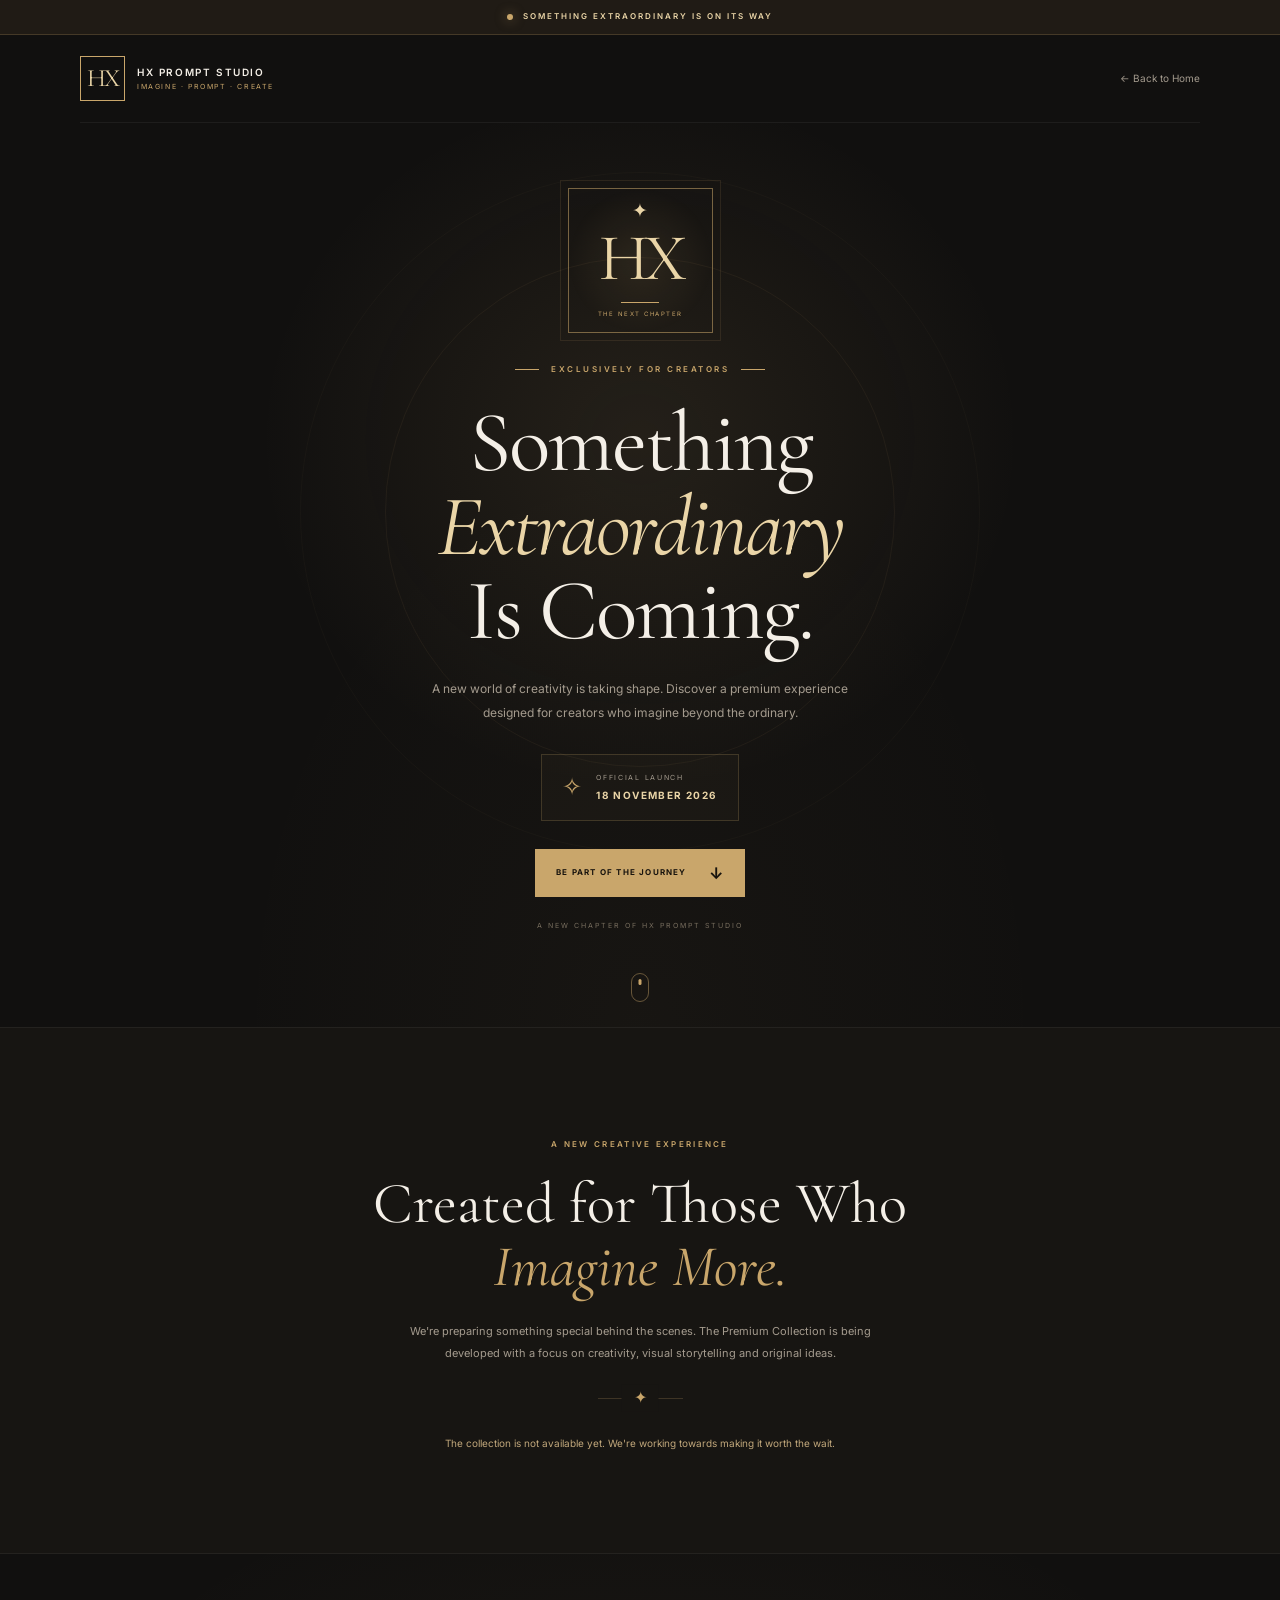
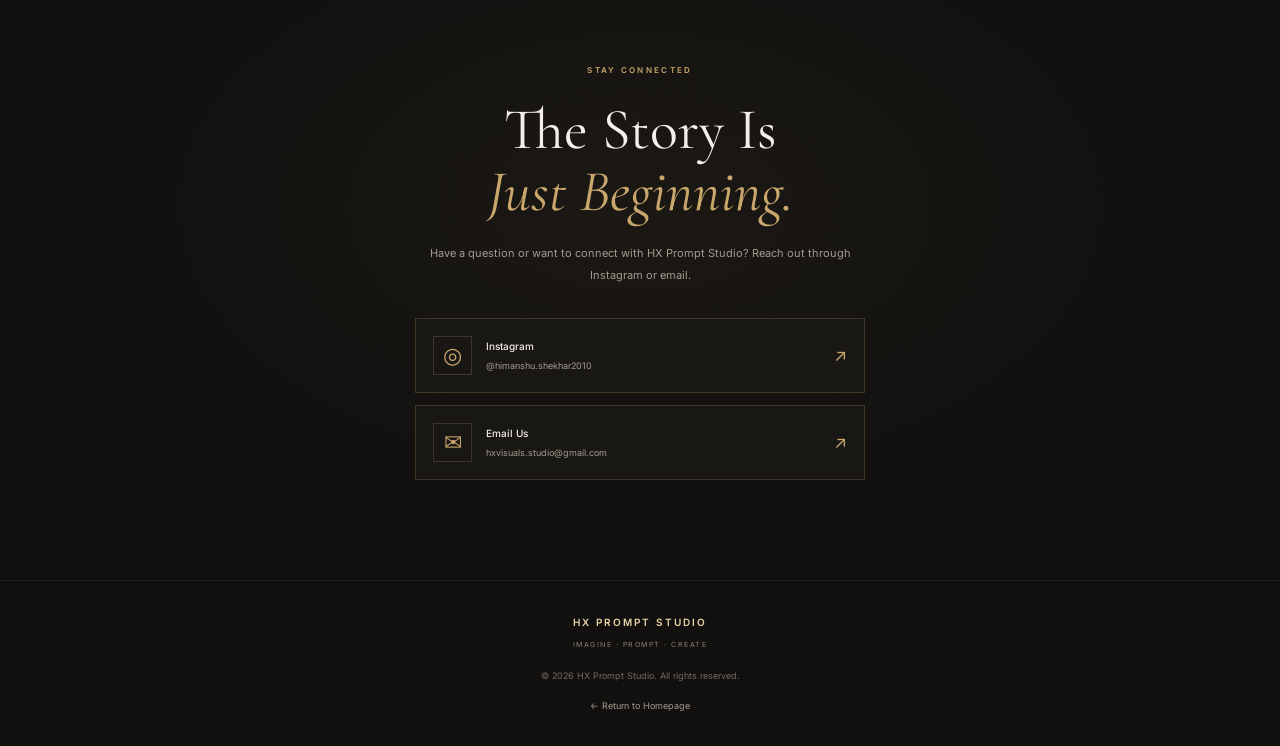
<file: premium.html>
<!DOCTYPE html>
<html lang="en">
<head>
    <script async src="https://pagead2.googlesyndication.com/pagead/js/adsbygoogle.js?client=ca-pub-2707841189979981"
     crossorigin="anonymous"></script>
    <meta charset="UTF-8">
    <meta name="viewport" content="width=device-width, initial-scale=1.0">
    <meta name="theme-color" content="#11100f">

    <meta name="description" content="Something extraordinary is coming. Discover the upcoming HX Prompt Studio Premium Collection, launching 15 November 2026.">

    <title>Coming Soon | HX Prompt Studio Premium</title>

    <link rel="preconnect" href="https://fonts.googleapis.com">
    <link rel="preconnect" href="https://fonts.gstatic.com" crossorigin>

    <link href="https://fonts.googleapis.com/css2?family=Cormorant+Garamond:wght@400;500;600;700&family=Inter:wght@400;500;600;700&display=swap" rel="stylesheet">

    <link rel="stylesheet" href="premium.css">
</head>

<body>

    <div class="announcement">
        <span class="announcement-dot"></span>
        SOMETHING EXTRAORDINARY IS ON ITS WAY
    </div>

    <header class="navbar">

        <a href="index.html" class="brand" aria-label="HX Prompt Studio Homepage">
            <span class="brand-mark">HX</span>

            <span class="brand-name">
                <strong>HX PROMPT STUDIO</strong>
                <small>IMAGINE · PROMPT · CREATE</small>
            </span>
        </a>

        <a href="index.html" class="back-link">
            ← Back to Home
        </a>

    </header>

    <main>

        <section class="coming-hero">

            <div class="hero-orbit orbit-one"></div>
            <div class="hero-orbit orbit-two"></div>

            <div class="coming-content">

                <div class="premium-emblem">
                    <span class="emblem-star">✦</span>
                    <span class="emblem-hx">HX</span>
                    <span class="emblem-line"></span>
                    <span class="emblem-caption">THE NEXT CHAPTER</span>
                </div>

                <span class="eyebrow">
                    <span class="eyebrow-line"></span>
                    EXCLUSIVELY FOR CREATORS
                    <span class="eyebrow-line"></span>
                </span>

                <h1>
                    Something<br>
                    <span>Extraordinary</span><br>
                    Is Coming.
                </h1>

                <p class="hero-description">
                    A new world of creativity is taking shape.
                    Discover a premium experience designed for creators
                    who imagine beyond the ordinary.
                </p>

                <div class="launch-badge">
                    <span class="launch-icon">✧</span>

                    <span>
                        <small>OFFICIAL LAUNCH</small>
                        <strong>18 NOVEMBER 2026</strong>
                    </span>
                </div>

                <a href="#stay-connected" class="primary-button">
                    BE PART OF THE JOURNEY
                    <span>↓</span>
                </a>

                <p class="hero-footnote">
                    A NEW CHAPTER OF HX PROMPT STUDIO
                </p>

            </div>

            <div class="scroll-indicator" aria-hidden="true">
                <span></span>
            </div>

        </section>

        <section class="vision-section">

            <span class="section-kicker">A NEW CREATIVE EXPERIENCE</span>

            <h2>
                Created for Those Who<br>
                <span>Imagine More.</span>
            </h2>

            <p>
                We're preparing something special behind the scenes.
                The Premium Collection is being developed with a focus
                on creativity, visual storytelling and original ideas.
            </p>

            <div class="vision-divider">
                <span>✦</span>
            </div>

            <p class="vision-note">
                The collection is not available yet.
                We're working towards making it worth the wait.
            </p>

        </section>

        <section class="connect-section" id="stay-connected">

            <span class="section-kicker">STAY CONNECTED</span>

            <h2>
                The Story Is<br>
                <span>Just Beginning.</span>
            </h2>

            <p>
                Have a question or want to connect with HX Prompt Studio?
                Reach out through Instagram or email.
            </p>

            <div class="contact-buttons">

                <a
                    class="contact-button"
                    href="https://www.instagram.com/himanshu.shekhar2010/"
                    target="_blank"
                    rel="noopener noreferrer"
                >
                    <span class="contact-icon">◎</span>

                    <span class="contact-text">
                        <strong>Instagram</strong>
                        <small>@himanshu.shekhar2010</small>
                    </span>

                    <span class="contact-arrow">↗</span>
                </a>

                <a
                    class="contact-button"
                    href="mailto:hxvisuals.studio@gmail.com"
                >
                    <span class="contact-icon">✉</span>

                    <span class="contact-text">
                        <strong>Email Us</strong>
                        <small>hxvisuals.studio@gmail.com</small>
                    </span>

                    <span class="contact-arrow">↗</span>
                </a>

            </div>

        </section>

    </main>

    <footer class="footer">

        <a href="index.html" class="footer-brand">
            HX PROMPT STUDIO
        </a>

        <p>IMAGINE · PROMPT · CREATE</p>

        <p class="copyright">
            © <span id="current-year">2026</span> HX Prompt Studio.
            All rights reserved.
        </p>

        <a href="index.html" class="footer-home">
            ← Return to Homepage
        </a>

    </footer>

    <script src="premium.js"></script>

</body>
</html>
</file>
<file: premium.css>
:root {
    --bg: #11100f;
    --gold: #c9a66b;
    --gold-light: #ead5a7;
    --text: #f4efe7;
    --muted: #a49b8e;
    --border: rgba(201, 166, 107, 0.22);
    --heading: "Cormorant Garamond", Georgia, serif;
    --body: "Inter", Arial, sans-serif;
    --container: 1120px;
}

* {
    box-sizing: border-box;
    margin: 0;
    padding: 0;
}

html {
    scroll-behavior: smooth;
    scroll-padding-top: 25px;
}

body {
    min-width: 320px;
    overflow-x: hidden;
    background: var(--bg);
    color: var(--text);
    font-family: var(--body);
    line-height: 1.7;
    -webkit-font-smoothing: antialiased;
}

a {
    color: inherit;
    text-decoration: none;
    -webkit-tap-highlight-color: transparent;
}

a:focus-visible {
    outline: 2px solid var(--gold-light);
    outline-offset: 5px;
}

/* Announcement */

.announcement {
    min-height: 35px;
    padding: 9px 15px;
    display: flex;
    justify-content: center;
    align-items: center;
    gap: 10px;
    background: #201b15;
    border-bottom: 1px solid var(--border);
    color: var(--gold-light);
    font-size: 8px;
    font-weight: 600;
    letter-spacing: 2px;
    text-align: center;
}

.announcement-dot {
    width: 6px;
    height: 6px;
    flex: 0 0 6px;
    border-radius: 50%;
    background: var(--gold);
    box-shadow: 0 0 12px rgba(201, 166, 107, 0.6);
}

/* Navigation */

.navbar {
    width: min(calc(100% - 48px), var(--container));
    min-height: 88px;
    margin: 0 auto;
    display: flex;
    align-items: center;
    justify-content: space-between;
    gap: 20px;
    border-bottom: 1px solid rgba(255, 255, 255, 0.055);
}

.brand {
    display: inline-flex;
    align-items: center;
    gap: 12px;
}

.brand-mark {
    width: 45px;
    height: 45px;
    display: grid;
    place-items: center;
    border: 1px solid var(--gold);
    color: var(--gold-light);
    font-family: var(--heading);
    font-size: 25px;
    letter-spacing: -2px;
}

.brand-name {
    display: flex;
    flex-direction: column;
    line-height: 1.7;
}

.brand-name strong {
    font-size: 10px;
    font-weight: 600;
    letter-spacing: 1.6px;
}

.brand-name small {
    color: var(--gold);
    font-size: 7px;
    letter-spacing: 1.6px;
}

.back-link {
    color: var(--muted);
    font-size: 10px;
    transition: color 0.25s ease;
}

.back-link:hover,
.footer-home:hover {
    color: var(--gold-light);
}

/* Hero */

.coming-hero {
    position: relative;
    min-height: 680px;
    padding: 65px 22px 95px;
    display: flex;
    justify-content: center;
    align-items: center;
    overflow: hidden;
    isolation: isolate;
    text-align: center;
}

.coming-hero::before {
    content: "";
    position: absolute;
    inset: 0;
    z-index: -2;
    background:
        radial-gradient(
            ellipse at 50% 35%,
            rgba(201, 166, 107, 0.105),
            transparent 42%
        ),
        radial-gradient(
            ellipse at 50% 100%,
            rgba(201, 166, 107, 0.035),
            transparent 45%
        );
}

.hero-orbit {
    position: absolute;
    z-index: -1;
    top: 43%;
    left: 50%;
    width: 510px;
    height: 510px;
    border: 1px solid rgba(201, 166, 107, 0.065);
    border-radius: 50%;
    transform: translate(-50%, -50%);
    pointer-events: none;
}

.orbit-two {
    width: 680px;
    height: 680px;
    border-color: rgba(201, 166, 107, 0.035);
}

.coming-content {
    width: min(100%, 680px);
    animation: reveal 1s ease both;
}

.premium-emblem {
    width: 145px;
    height: 145px;
    margin: 0 auto 30px;
    display: flex;
    flex-direction: column;
    align-items: center;
    justify-content: center;
    border: 1px solid rgba(201, 166, 107, 0.55);
    outline: 1px solid rgba(201, 166, 107, 0.12);
    outline-offset: 7px;
    background:
        radial-gradient(
            circle,
            rgba(201, 166, 107, 0.1),
            transparent 72%
        );
}

.emblem-star {
    color: var(--gold-light);
    font-size: 19px;
    line-height: 1;
}

.emblem-hx {
    margin: 5px 0;
    color: var(--gold-light);
    font-family: var(--heading);
    font-size: 66px;
    line-height: 1;
    letter-spacing: -5px;
}

.emblem-line {
    width: 38px;
    height: 1px;
    margin: 6px 0;
    background: var(--gold);
}

.emblem-caption {
    color: var(--gold);
    font-size: 6px;
    letter-spacing: 1.5px;
}

.eyebrow {
    display: flex;
    align-items: center;
    justify-content: center;
    gap: 12px;
    color: var(--gold);
    font-size: 8px;
    font-weight: 600;
    letter-spacing: 2.5px;
}

.eyebrow-line {
    width: 24px;
    height: 1px;
    background: var(--gold);
}

.coming-content h1 {
    margin-top: 24px;
    font-family: var(--heading);
    font-size: clamp(55px, 8vw, 86px);
    font-weight: 400;
    line-height: 0.98;
    letter-spacing: -2px;
}

.coming-content h1 span {
    color: var(--gold-light);
    font-style: italic;
}

.hero-description {
    max-width: 440px;
    margin: 24px auto 0;
    color: var(--muted);
    font-size: 12px;
    line-height: 2;
}

.launch-badge {
    width: fit-content;
    margin: 29px auto 0;
    padding: 12px 20px;
    display: flex;
    align-items: center;
    gap: 14px;
    border: 1px solid var(--border);
    background: rgba(201, 166, 107, 0.035);
    text-align: left;
}

.launch-icon {
    color: var(--gold);
    font-size: 24px;
}

.launch-badge > span:last-child {
    display: flex;
    flex-direction: column;
}

.launch-badge small {
    color: var(--muted);
    font-size: 7px;
    letter-spacing: 1.7px;
}

.launch-badge strong {
    margin-top: 3px;
    color: var(--gold-light);
    font-size: 10px;
    letter-spacing: 1.4px;
}

.primary-button {
    width: fit-content;
    min-height: 48px;
    margin: 28px auto 0;
    padding: 0 21px;
    display: flex;
    align-items: center;
    justify-content: center;
    gap: 22px;
    background: var(--gold);
    color: #17130d;
    font-size: 8px;
    font-weight: 700;
    letter-spacing: 1.2px;
    transition:
        background 0.25s ease,
        transform 0.25s ease;
}

.primary-button:hover {
    background: var(--gold-light);
    transform: translateY(-3px);
}

.primary-button span {
    font-size: 16px;
}

.hero-footnote {
    margin-top: 23px;
    color: #776d5e;
    font-size: 7px;
    letter-spacing: 2px;
}

.scroll-indicator {
    position: absolute;
    bottom: 25px;
    left: 50%;
    width: 18px;
    height: 29px;
    border: 1px solid rgba(201, 166, 107, 0.45);
    border-radius: 12px;
    transform: translateX(-50%);
}

.scroll-indicator span {
    position: absolute;
    top: 5px;
    left: 50%;
    width: 3px;
    height: 6px;
    border-radius: 3px;
    background: var(--gold);
    transform: translateX(-50%);
    animation: scrollDown 1.6s infinite;
}

/* Vision */

.vision-section {
    padding: 100px 24px;
    border-top: 1px solid rgba(255, 255, 255, 0.055);
    border-bottom: 1px solid rgba(255, 255, 255, 0.055);
    background: #171512;
    text-align: center;
}

.section-kicker {
    color: var(--gold);
    font-size: 8px;
    font-weight: 600;
    letter-spacing: 2.3px;
}

.vision-section h2,
.connect-section h2 {
    margin-top: 18px;
    font-family: var(--heading);
    font-size: clamp(40px, 6vw, 58px);
    font-weight: 400;
    line-height: 1.08;
}

.vision-section h2 span,
.connect-section h2 span {
    color: var(--gold);
    font-style: italic;
}

.vision-section > p,
.connect-section > p {
    max-width: 470px;
    margin: 21px auto 0;
    color: var(--muted);
    font-size: 11px;
    line-height: 2;
}

.vision-divider {
    width: 85px;
    height: 1px;
    margin: 34px auto;
    background: var(--border);
    position: relative;
}

.vision-divider span {
    position: absolute;
    top: 50%;
    left: 50%;
    padding: 0 12px;
    background: #171512;
    color: var(--gold);
    transform: translate(-50%, -50%);
}

.vision-section .vision-note {
    margin-top: 0;
    color: #c1a77b;
    font-size: 10px;
}

/* Contact */

.connect-section {
    padding: 100px 22px;
    text-align: center;
    background:
        radial-gradient(
            ellipse at 50% 40%,
            rgba(201, 166, 107, 0.055),
            transparent 65%
        );
}

.connect-section > p {
    margin-top: 18px;
}

.contact-buttons {
    width: min(100%, 450px);
    margin: 32px auto 0;
    display: grid;
    gap: 12px;
}

.contact-button {
    min-width: 0;
    min-height: 75px;
    padding: 14px 17px;
    display: flex;
    align-items: center;
    gap: 14px;
    border: 1px solid var(--border);
    background: #191714;
    text-align: left;
    transition:
        border-color 0.25s ease,
        background 0.25s ease;
}

.contact-button:hover {
    border-color: var(--gold);
    background: #211d17;
}

.contact-icon {
    width: 39px;
    height: 39px;
    flex: 0 0 39px;
    display: grid;
    place-items: center;
    border: 1px solid var(--border);
    color: var(--gold);
    font-size: 22px;
}

.contact-text {
    min-width: 0;
    flex: 1;
    display: flex;
    flex-direction: column;
}

.contact-text strong {
    color: var(--text);
    font-size: 10px;
    font-weight: 500;
}

.contact-text small {
    margin-top: 3px;
    color: var(--muted);
    font-size: 9px;
    overflow-wrap: anywhere;
}

.contact-arrow {
    color: var(--gold);
    font-size: 17px;
}

/* Footer */

.footer {
    padding: 33px 18px;
    display: flex;
    flex-direction: column;
    align-items: center;
    border-top: 1px solid rgba(255, 255, 255, 0.06);
    text-align: center;
}

.footer-brand {
    color: var(--gold-light);
    font-size: 10px;
    font-weight: 600;
    letter-spacing: 2px;
}

.footer > p {
    margin-top: 8px;
    color: #8c8171;
    font-size: 7px;
    letter-spacing: 1.5px;
}

.footer .copyright {
    margin-top: 17px;
    color: #726a60;
    font-size: 9px;
    letter-spacing: 0;
}

.footer-home {
    margin-top: 15px;
    color: var(--muted);
    font-size: 9px;
    transition: color 0.25s ease;
}

/* Animations */

@keyframes reveal {
    from {
        opacity: 0;
        transform: translateY(15px);
    }

    to {
        opacity: 1;
        transform: translateY(0);
    }
}

@keyframes scrollDown {
    0%, 100% {
        opacity: 0.4;
        transform: translate(-50%, 0);
    }

    50% {
        opacity: 1;
        transform: translate(-50%, 6px);
    }
}

/* Responsive */

@media (min-width: 1400px) {
    .coming-hero {
        min-height: 740px;
    }
}

@media (max-width: 600px) {
    .announcement {
        padding: 9px 8px;
        font-size: 7px;
        letter-spacing: 1px;
    }

    .navbar {
        width: calc(100% - 30px);
        min-height: 75px;
        gap: 12px;
    }

    .brand {
        gap: 9px;
    }

    .brand-mark {
        width: 37px;
        height: 37px;
        font-size: 21px;
    }

    .brand-name strong {
        font-size: 8px;
        letter-spacing: 0.9px;
    }

    .brand-name small {
        font-size: 6px;
        letter-spacing: 1px;
    }

    .back-link {
        font-size: 8px;
        white-space: nowrap;
    }

    .coming-hero {
        min-height: 680px;
        padding: 55px 20px 80px;
    }

    .premium-emblem {
        width: 122px;
        height: 122px;
        margin-bottom: 27px;
    }

    .emblem-hx {
        font-size: 55px;
    }

    .coming-content h1 {
        font-size: clamp(49px, 10.5vw, 68px);
        letter-spacing: -1px;
    }

    .hero-description {
        max-width: 360px;
        font-size: 11px;
    }

    .hero-orbit {
        width: 370px;
        height: 370px;
    }

    .orbit-two {
        width: 500px;
        height: 500px;
    }

    .vision-section,
    .connect-section {
        padding: 75px 20px;
    }

    .vision-section h2,
    .connect-section h2 {
        font-size: 43px;
    }
}

@media (max-width: 360px) {
    .brand-name strong {
        font-size: 7px;
    }

    .brand-name small {
        font-size: 5px;
    }

    .back-link {
        font-size: 7px;
    }

    .coming-content h1 {
        font-size: 47px;
    }

    .eyebrow {
        gap: 7px;
        font-size: 7px;
        letter-spacing: 1.4px;
    }

    .eyebrow-line {
        width: 15px;
    }

    .launch-badge {
        padding: 11px 14px;
    }
}

@media (prefers-reduced-motion: reduce) {
    *,
    *::before,
    *::after {
        scroll-behavior: auto !important;
        animation: none !important;
        transition: none !important;
    }
}
</file>
